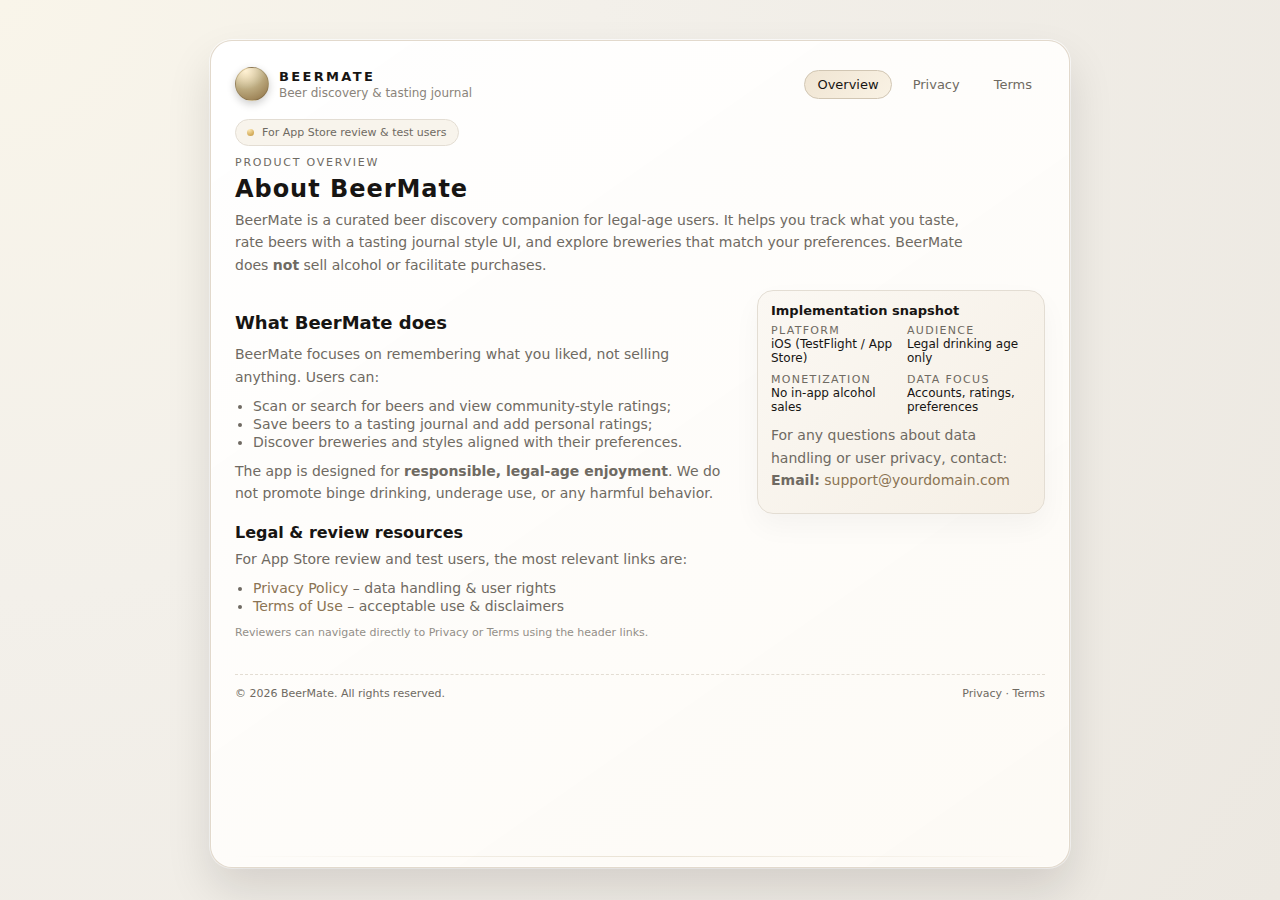
<file: docs/index.html>
<!doctype html>
<html lang="en">
<head>
  <meta charset="utf-8" />
  <title>BeerMate – App Information</title>
  <meta name="viewport" content="width=device-width,initial-scale=1" />
  <meta
    name="description"
    content="BeerMate is a beer discovery companion for legal-age users. Learn more about the app and access its privacy policy and terms of use."
  />
  <link rel="stylesheet" href="./style.css" />
</head>
<body>
  <div class="page-shell">
    <main class="content">
      <header class="header">
        <div class="brand">
          <div class="brand-icon"></div>
          <div class="brand-text-block">
            <div class="brand-title">BeerMate</div>
            <div class="brand-subtitle">Beer discovery &amp; tasting journal</div>
          </div>
        </div>
        <nav class="header-nav">
          <a href="./index.html" class="active">Overview</a>
          <a href="./privacy.html">Privacy</a>
          <a href="./terms.html">Terms</a>
        </nav>
      </header>

      <div class="badge">
        <span>For App Store review &amp; test users</span>
      </div>

      <section class="hero">
        <div class="hero-kicker">Product overview</div>
        <h1 class="hero-title">About BeerMate</h1>
        <p class="hero-lead">
          BeerMate is a curated beer discovery companion for legal-age users. It helps you
          track what you taste, rate beers with a tasting journal style UI, and explore
          breweries that match your preferences. BeerMate does <strong>not</strong> sell
          alcohol or facilitate purchases.
        </p>

        <div class="hero-grid">
          <div class="hero-main">
            <h2>What BeerMate does</h2>
            <p>
              BeerMate focuses on remembering what you liked, not selling anything. Users can:
            </p>
            <ul>
              <li>Scan or search for beers and view community-style ratings;</li>
              <li>Save beers to a tasting journal and add personal ratings;</li>
              <li>Discover breweries and styles aligned with their preferences.</li>
            </ul>
            <p>
              The app is designed for <strong>responsible, legal-age enjoyment</strong>.
              We do not promote binge drinking, underage use, or any harmful behavior.
            </p>

            <h3>Legal &amp; review resources</h3>
            <p>
              For App Store review and test users, the most relevant links are:
            </p>
            <ul>
              <li><a href="./privacy.html">Privacy Policy</a> – data handling &amp; user rights</li>
              <li><a href="./terms.html">Terms of Use</a> – acceptable use &amp; disclaimers</li>
            </ul>
            <p class="scroll-hint">
              Reviewers can navigate directly to Privacy or Terms using the header links.
            </p>
          </div>

          <aside class="hero-side">
            <div class="info-card">
              <div class="info-title">Implementation snapshot</div>
              <div class="info-grid">
                <div>
                  <div class="info-label">Platform</div>
                  <div class="info-value">iOS (TestFlight / App Store)</div>
                </div>
                <div>
                  <div class="info-label">Audience</div>
                  <div class="info-value">Legal drinking age only</div>
                </div>
                <div>
                  <div class="info-label">Monetization</div>
                  <div class="info-value">No in-app alcohol sales</div>
                </div>
                <div>
                  <div class="info-label">Data focus</div>
                  <div class="info-value">Accounts, ratings, preferences</div>
                </div>
              </div>
              <p style="margin-top:10px;">
                For any questions about data handling or user privacy, contact:
                <br />
                <strong>Email:</strong>
                <a href="mailto:support@yourdomain.com">support@yourdomain.com</a>
              </p>
            </div>
          </aside>
        </div>
      </section>

      <div class="footer">
        <span>© <span id="year"></span> BeerMate. All rights reserved.</span>
        <span>
          <a href="./privacy.html">Privacy</a> ·
          <a href="./terms.html">Terms</a>
        </span>
      </div>
    </main>
  </div>

  <script>
    document.getElementById('year').textContent = new Date().getFullYear();
  </script>
</body>
</html>
</file>
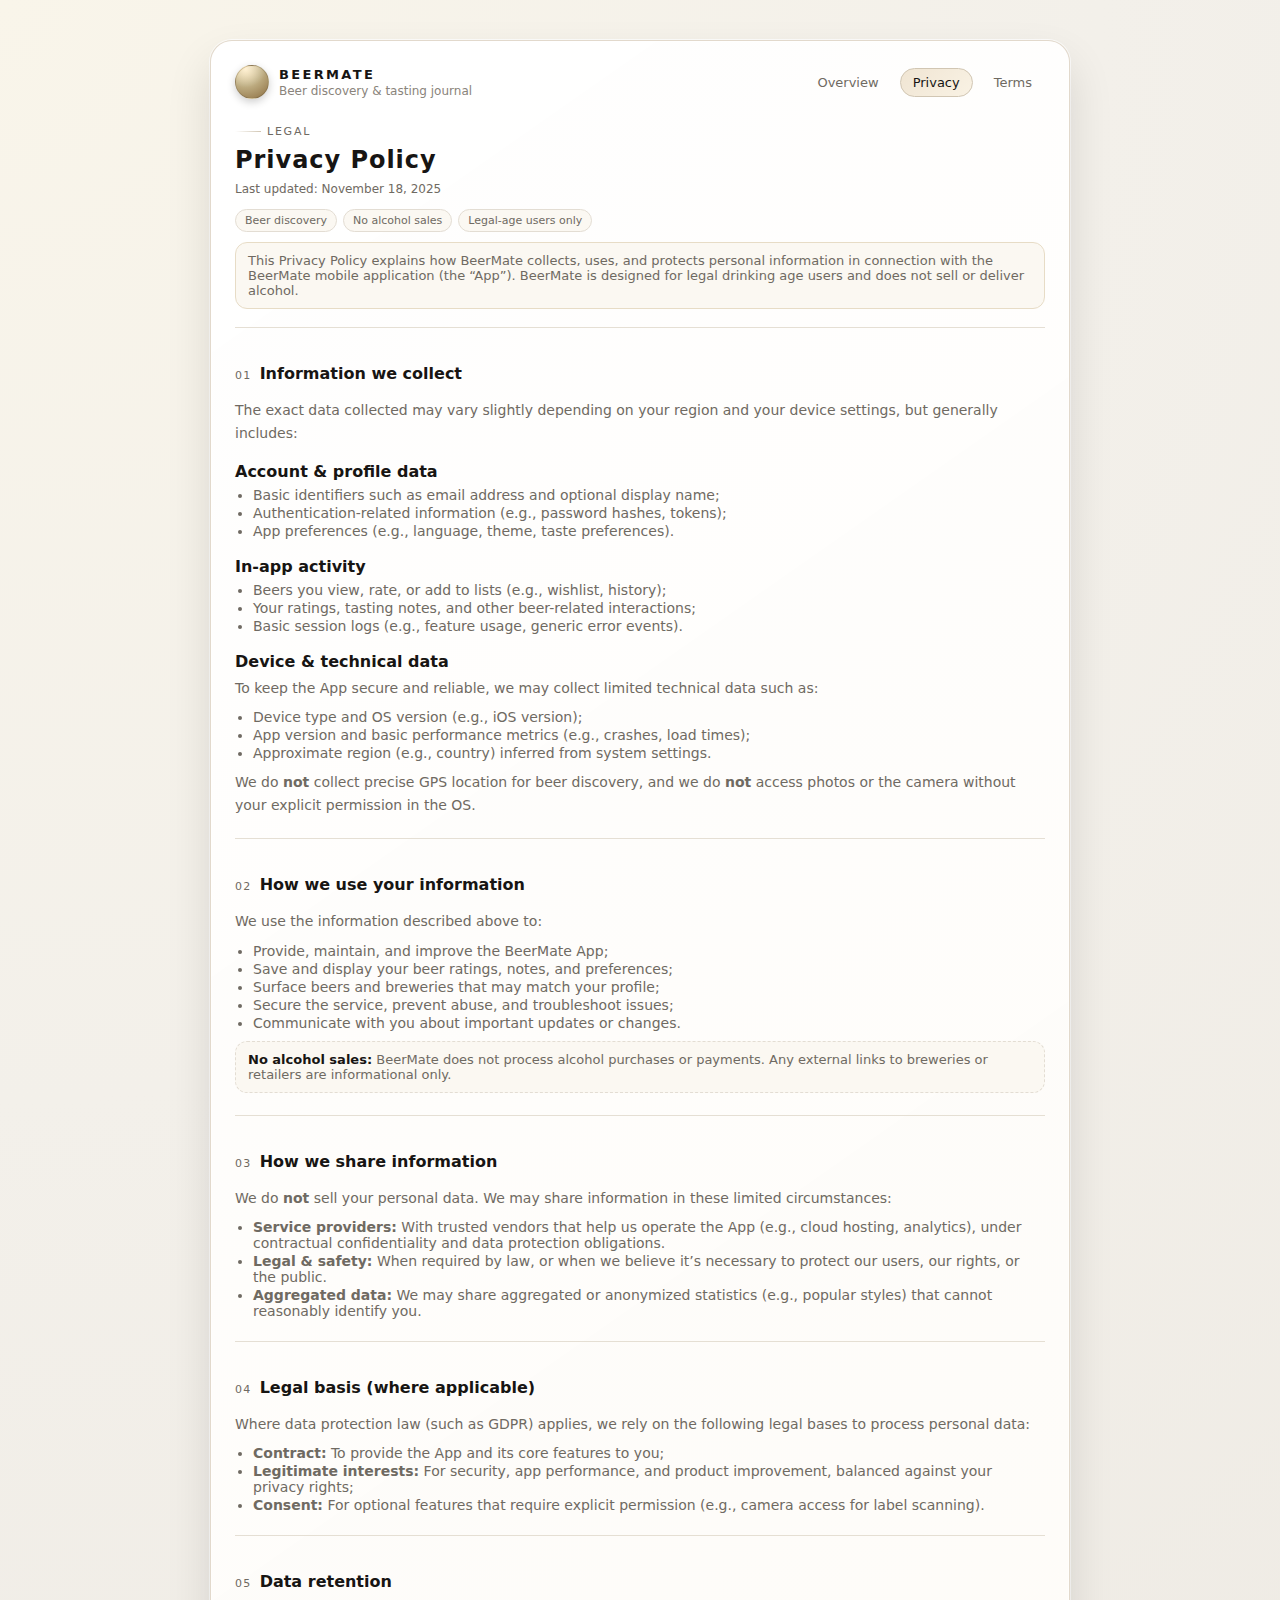
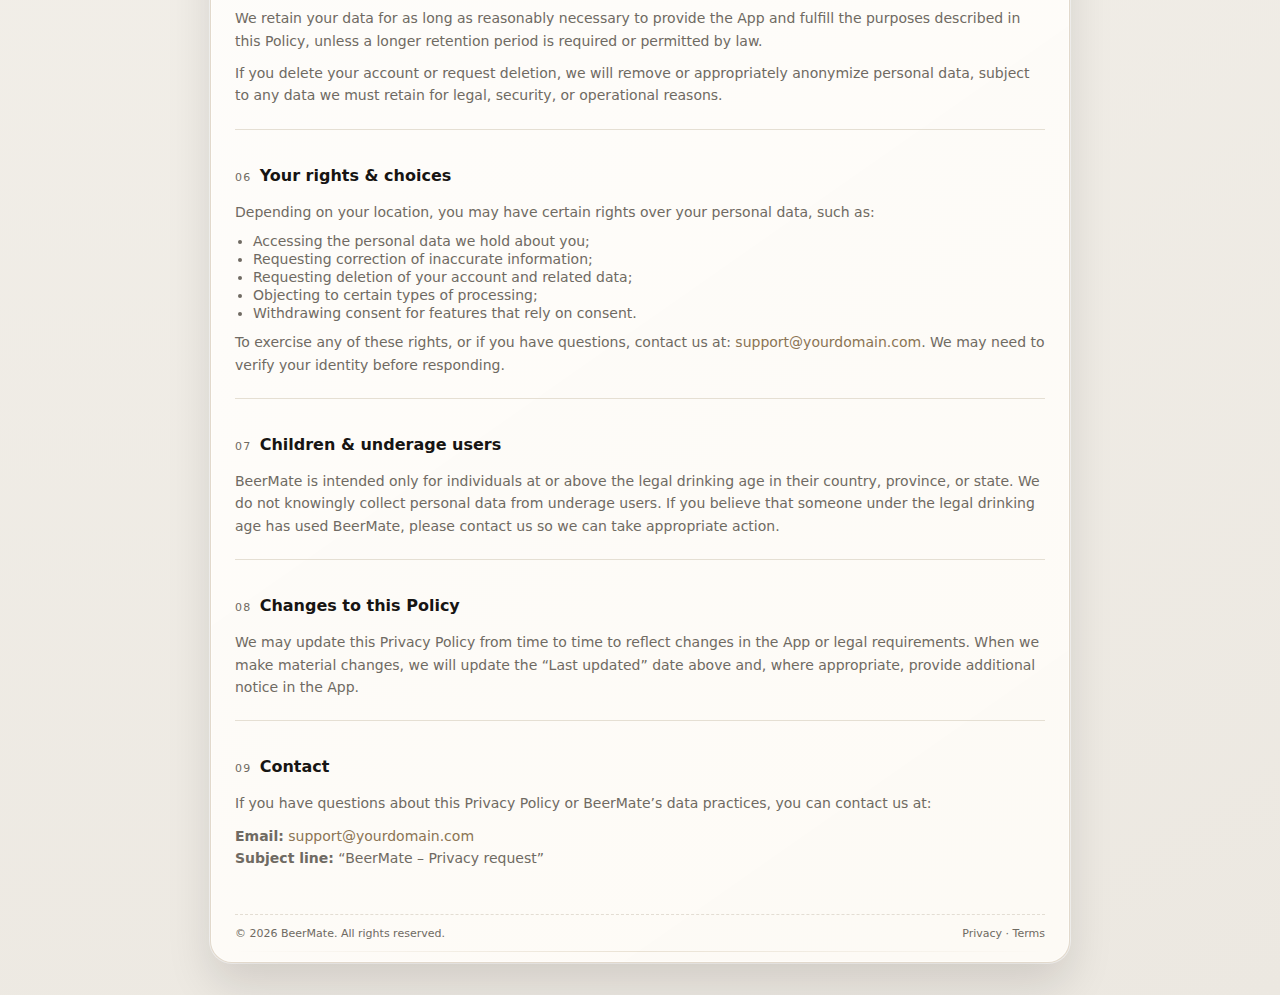
<file: docs/privacy.html>
<!doctype html>
<html lang="en">
<head>
  <meta charset="utf-8" />
  <title>BeerMate – Privacy Policy</title>
  <meta name="viewport" content="width=device-width,initial-scale=1" />
  <meta
    name="description"
    content="Privacy Policy for the BeerMate beer discovery app, describing what data we collect, how we use it, and your rights."
  />
  <link rel="stylesheet" href="./style.css" />
</head>
<body>
  <div class="page-shell">
    <main class="content content--legal">
      <header class="header">
        <div class="brand">
          <div class="brand-icon"></div>
          <div class="brand-text-block">
            <div class="brand-title">BeerMate</div>
            <div class="brand-subtitle">Beer discovery &amp; tasting journal</div>
          </div>
        </div>
        <nav class="header-nav">
          <a href="./index.html">Overview</a>
          <a href="./privacy.html" class="active">Privacy</a>
          <a href="./terms.html">Terms</a>
        </nav>
      </header>

      <section class="legal-header">
        <div class="legal-eyebrow">Legal</div>
        <h1 class="legal-title">Privacy Policy</h1>
        <p class="legal-meta">
          Last updated: November 18, 2025
        </p>

        <div class="chip-row">
          <span class="chip">Beer discovery</span>
          <span class="chip">No alcohol sales</span>
          <span class="chip">Legal-age users only</span>
        </div>

        <div class="callout callout--accent" style="margin-top:10px;">
          This Privacy Policy explains how BeerMate collects, uses, and protects personal
          information in connection with the BeerMate mobile application
          (the “App”). BeerMate is designed for legal drinking age users and does not
          sell or deliver alcohol.
        </div>
      </section>

      <section class="legal-section" id="data-we-collect">
        <div class="section-heading-row">
          <span class="section-index">01</span>
          <h2 class="section-title">Information we collect</h2>
        </div>
        <p>
          The exact data collected may vary slightly depending on your region and your
          device settings, but generally includes:
        </p>
        <h3>Account &amp; profile data</h3>
        <ul>
          <li>Basic identifiers such as email address and optional display name;</li>
          <li>Authentication-related information (e.g., password hashes, tokens);</li>
          <li>App preferences (e.g., language, theme, taste preferences).</li>
        </ul>

        <h3>In-app activity</h3>
        <ul>
          <li>Beers you view, rate, or add to lists (e.g., wishlist, history);</li>
          <li>Your ratings, tasting notes, and other beer-related interactions;</li>
          <li>Basic session logs (e.g., feature usage, generic error events).</li>
        </ul>

        <h3>Device &amp; technical data</h3>
        <p>
          To keep the App secure and reliable, we may collect limited technical data such as:
        </p>
        <ul>
          <li>Device type and OS version (e.g., iOS version);</li>
          <li>App version and basic performance metrics (e.g., crashes, load times);</li>
          <li>Approximate region (e.g., country) inferred from system settings.</li>
        </ul>
        <p>
          We do <strong>not</strong> collect precise GPS location for beer discovery,
          and we do <strong>not</strong> access photos or the camera without your
          explicit permission in the OS.
        </p>
      </section>

      <section class="legal-section" id="how-we-use-data">
        <div class="section-heading-row">
          <span class="section-index">02</span>
          <h2 class="section-title">How we use your information</h2>
        </div>
        <p>We use the information described above to:</p>
        <ul>
          <li>Provide, maintain, and improve the BeerMate App;</li>
          <li>Save and display your beer ratings, notes, and preferences;</li>
          <li>Surface beers and breweries that may match your profile;</li>
          <li>Secure the service, prevent abuse, and troubleshoot issues;</li>
          <li>Communicate with you about important updates or changes.</li>
        </ul>

        <div class="callout">
          <strong>No alcohol sales:</strong> BeerMate does not process alcohol purchases
          or payments. Any external links to breweries or retailers are informational only.
        </div>
      </section>

      <section class="legal-section" id="sharing">
        <div class="section-heading-row">
          <span class="section-index">03</span>
          <h2 class="section-title">How we share information</h2>
        </div>
        <p>
          We do <strong>not</strong> sell your personal data. We may share information
          in these limited circumstances:
        </p>
        <ul>
          <li>
            <strong>Service providers:</strong> With trusted vendors that help us
            operate the App (e.g., cloud hosting, analytics), under contractual
            confidentiality and data protection obligations.
          </li>
          <li>
            <strong>Legal &amp; safety:</strong> When required by law, or when we
            believe it’s necessary to protect our users, our rights, or the public.
          </li>
          <li>
            <strong>Aggregated data:</strong> We may share aggregated or anonymized
            statistics (e.g., popular styles) that cannot reasonably identify you.
          </li>
        </ul>
      </section>

      <section class="legal-section" id="legal-basis">
        <div class="section-heading-row">
          <span class="section-index">04</span>
          <h2 class="section-title">Legal basis (where applicable)</h2>
        </div>
        <p>
          Where data protection law (such as GDPR) applies, we rely on the following
          legal bases to process personal data:
        </p>
        <ul>
          <li><strong>Contract:</strong> To provide the App and its core features to you;</li>
          <li>
            <strong>Legitimate interests:</strong> For security, app performance, and
            product improvement, balanced against your privacy rights;
          </li>
          <li>
            <strong>Consent:</strong> For optional features that require explicit
            permission (e.g., camera access for label scanning).
          </li>
        </ul>
      </section>

      <section class="legal-section" id="retention">
        <div class="section-heading-row">
          <span class="section-index">05</span>
          <h2 class="section-title">Data retention</h2>
        </div>
        <p>
          We retain your data for as long as reasonably necessary to provide the App
          and fulfill the purposes described in this Policy, unless a longer retention
          period is required or permitted by law.
        </p>
        <p>
          If you delete your account or request deletion, we will remove or
          appropriately anonymize personal data, subject to any data we must retain
          for legal, security, or operational reasons.
        </p>
      </section>

      <section class="legal-section" id="rights">
        <div class="section-heading-row">
          <span class="section-index">06</span>
          <h2 class="section-title">Your rights &amp; choices</h2>
        </div>
        <p>
          Depending on your location, you may have certain rights over your personal data,
          such as:
        </p>
        <ul>
          <li>Accessing the personal data we hold about you;</li>
          <li>Requesting correction of inaccurate information;</li>
          <li>Requesting deletion of your account and related data;</li>
          <li>Objecting to certain types of processing;</li>
          <li>Withdrawing consent for features that rely on consent.</li>
        </ul>
        <p>
          To exercise any of these rights, or if you have questions, contact us at:
          <a href="mailto:support@yourdomain.com">support@yourdomain.com</a>.
          We may need to verify your identity before responding.
        </p>
      </section>

      <section class="legal-section" id="children">
        <div class="section-heading-row">
          <span class="section-index">07</span>
          <h2 class="section-title">Children &amp; underage users</h2>
        </div>
        <p>
          BeerMate is intended only for individuals at or above the legal drinking age
          in their country, province, or state. We do not knowingly collect personal
          data from underage users. If you believe that someone under the legal drinking
          age has used BeerMate, please contact us so we can take appropriate action.
        </p>
      </section>

      <section class="legal-section" id="changes">
        <div class="section-heading-row">
          <span class="section-index">08</span>
          <h2 class="section-title">Changes to this Policy</h2>
        </div>
        <p>
          We may update this Privacy Policy from time to time to reflect changes in the App
          or legal requirements. When we make material changes, we will update the “Last updated”
          date above and, where appropriate, provide additional notice in the App.
        </p>
      </section>

      <section class="legal-section" id="contact">
        <div class="section-heading-row">
          <span class="section-index">09</span>
          <h2 class="section-title">Contact</h2>
        </div>
        <p>
          If you have questions about this Privacy Policy or BeerMate’s data practices,
          you can contact us at:
        </p>
        <p>
          <strong>Email:</strong>
          <a href="mailto:support@yourdomain.com">support@yourdomain.com</a><br />
          <strong>Subject line:</strong> “BeerMate – Privacy request”
        </p>
      </section>

      <div class="footer">
        <span>© <span id="year"></span> BeerMate. All rights reserved.</span>
        <span>
          <a href="./privacy.html">Privacy</a> ·
          <a href="./terms.html">Terms</a>
        </span>
      </div>
    </main>
  </div>

  <script>
    document.getElementById('year').textContent = new Date().getFullYear();
  </script>
</body>
</html>
</file>
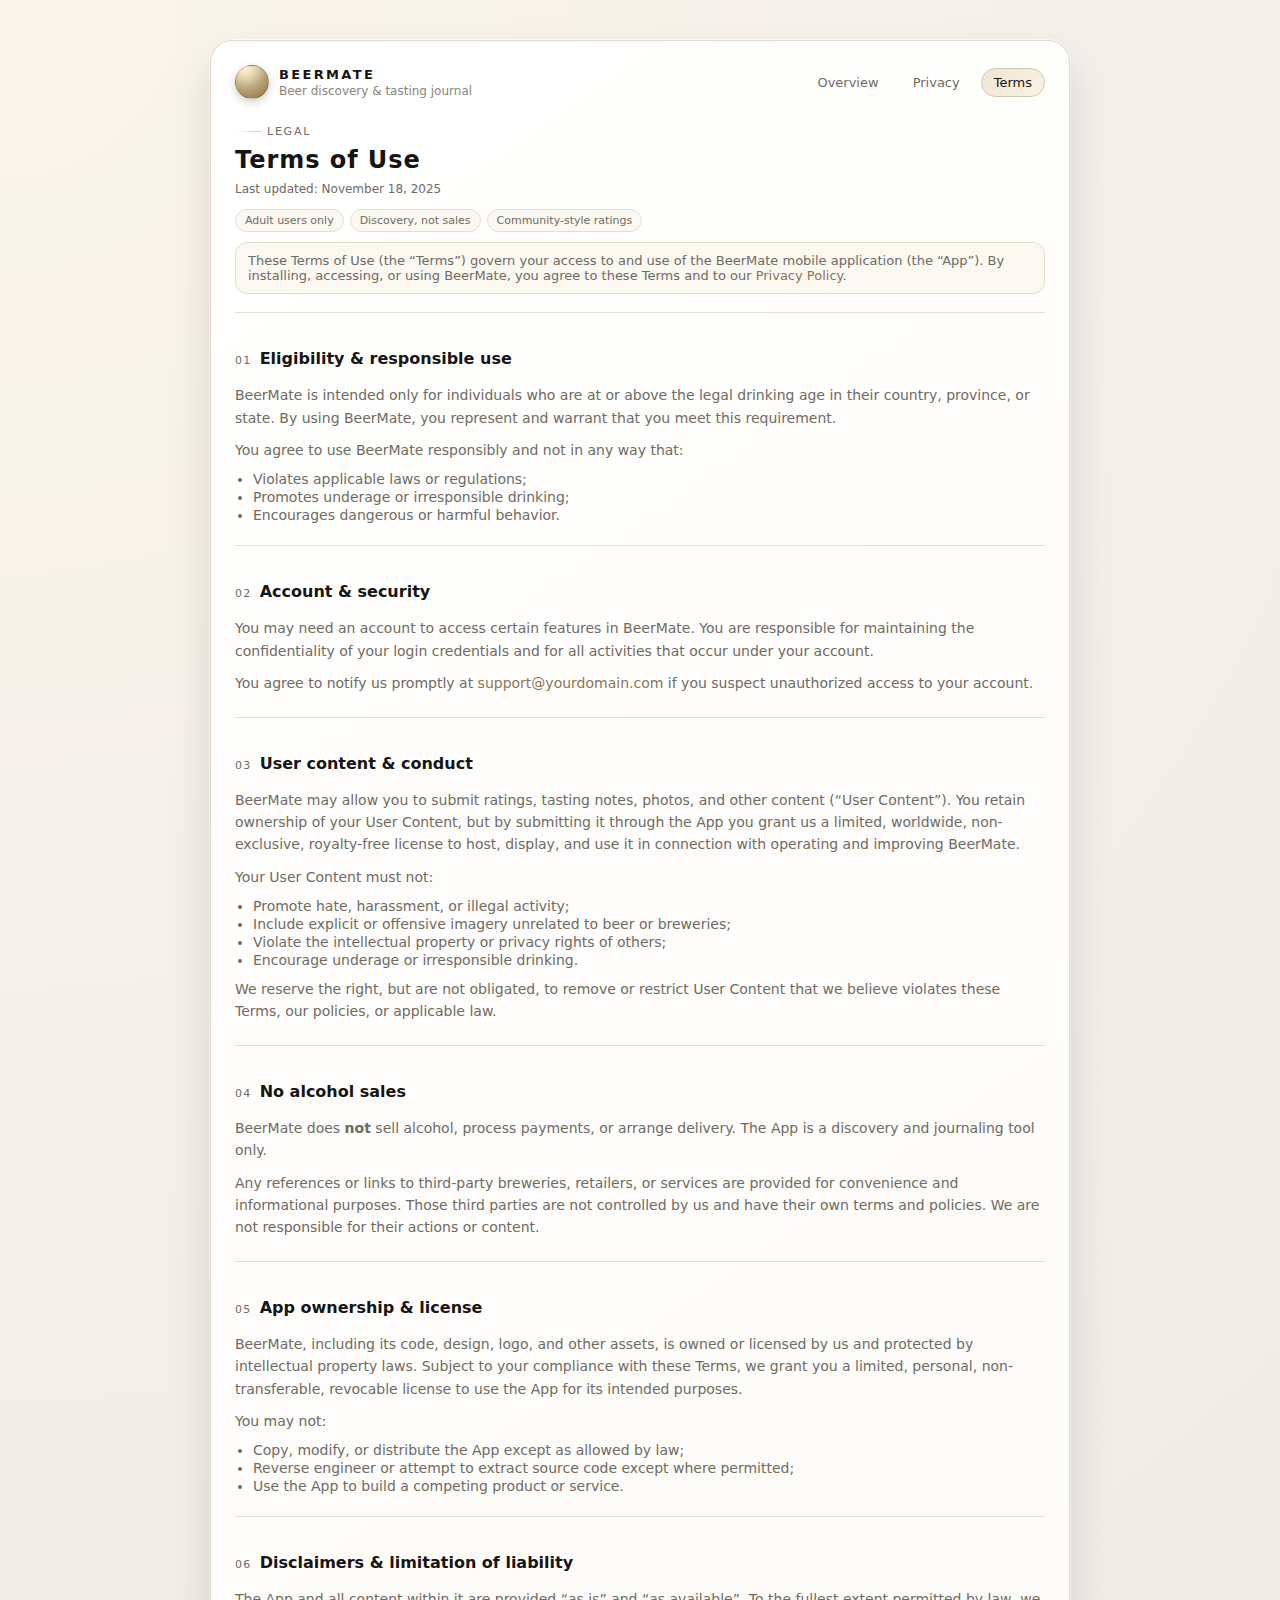
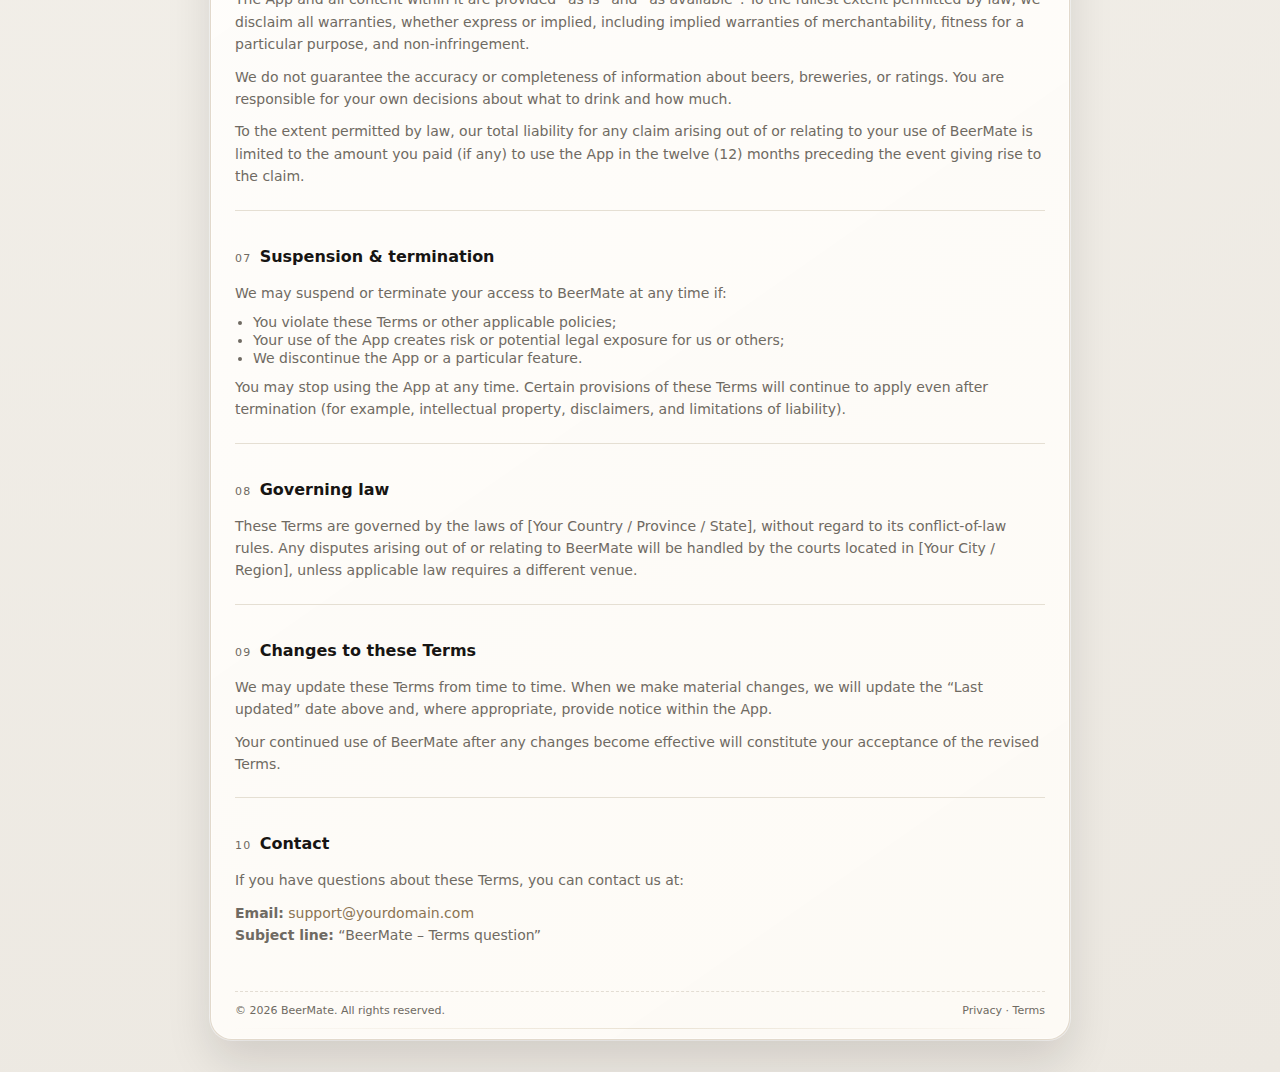
<file: docs/terms.html>
<!doctype html>
<html lang="en">
<head>
  <meta charset="utf-8" />
  <title>BeerMate – Terms of Use</title>
  <meta name="viewport" content="width=device-width,initial-scale=1" />
  <meta
    name="description"
    content="Terms of Use for the BeerMate beer discovery and tasting app, including acceptable use, account rules, and limitations of liability."
  />
  <link rel="stylesheet" href="./style.css" />
</head>
<body>
  <div class="page-shell">
    <main class="content content--legal">
      <header class="header">
        <div class="brand">
          <div class="brand-icon"></div>
          <div class="brand-text-block">
            <div class="brand-title">BeerMate</div>
            <div class="brand-subtitle">Beer discovery &amp; tasting journal</div>
          </div>
        </div>
        <nav class="header-nav">
          <a href="./index.html">Overview</a>
          <a href="./privacy.html">Privacy</a>
          <a href="./terms.html" class="active">Terms</a>
        </nav>
      </header>

      <section class="legal-header">
        <div class="legal-eyebrow">Legal</div>
        <h1 class="legal-title">Terms of Use</h1>
        <p class="legal-meta">
          Last updated: November 18, 2025
        </p>

        <div class="chip-row">
          <span class="chip">Adult users only</span>
          <span class="chip">Discovery, not sales</span>
          <span class="chip">Community-style ratings</span>
        </div>

        <div class="callout callout--accent" style="margin-top:10px;">
          These Terms of Use (the “Terms”) govern your access to and use of the BeerMate
          mobile application (the “App”). By installing, accessing, or using BeerMate,
          you agree to these Terms and to our
          <a href="./privacy.html">Privacy Policy</a>.
        </div>
      </section>

      <section class="legal-section" id="eligibility">
        <div class="section-heading-row">
          <span class="section-index">01</span>
          <h2 class="section-title">Eligibility &amp; responsible use</h2>
        </div>
        <p>
          BeerMate is intended only for individuals who are at or above the legal drinking age
          in their country, province, or state. By using BeerMate, you represent and warrant
          that you meet this requirement.
        </p>
        <p>
          You agree to use BeerMate responsibly and not in any way that:
        </p>
        <ul>
          <li>Violates applicable laws or regulations;</li>
          <li>Promotes underage or irresponsible drinking;</li>
          <li>Encourages dangerous or harmful behavior.</li>
        </ul>
      </section>

      <section class="legal-section" id="account">
        <div class="section-heading-row">
          <span class="section-index">02</span>
          <h2 class="section-title">Account &amp; security</h2>
        </div>
        <p>
          You may need an account to access certain features in BeerMate. You are responsible
          for maintaining the confidentiality of your login credentials and for all activities
          that occur under your account.
        </p>
        <p>
          You agree to notify us promptly at
          <a href="mailto:support@yourdomain.com">support@yourdomain.com</a>
          if you suspect unauthorized access to your account.
        </p>
      </section>

      <section class="legal-section" id="content">
        <div class="section-heading-row">
          <span class="section-index">03</span>
          <h2 class="section-title">User content &amp; conduct</h2>
        </div>
        <p>
          BeerMate may allow you to submit ratings, tasting notes, photos, and other content
          (“User Content”). You retain ownership of your User Content, but by submitting it
          through the App you grant us a limited, worldwide, non-exclusive, royalty-free
          license to host, display, and use it in connection with operating and improving
          BeerMate.
        </p>
        <p>Your User Content must not:</p>
        <ul>
          <li>Promote hate, harassment, or illegal activity;</li>
          <li>Include explicit or offensive imagery unrelated to beer or breweries;</li>
          <li>Violate the intellectual property or privacy rights of others;</li>
          <li>Encourage underage or irresponsible drinking.</li>
        </ul>
        <p>
          We reserve the right, but are not obligated, to remove or restrict User Content that
          we believe violates these Terms, our policies, or applicable law.
        </p>
      </section>

      <section class="legal-section" id="sales">
        <div class="section-heading-row">
          <span class="section-index">04</span>
          <h2 class="section-title">No alcohol sales</h2>
        </div>
        <p>
          BeerMate does <strong>not</strong> sell alcohol, process payments, or arrange
          delivery. The App is a discovery and journaling tool only.
        </p>
        <p>
          Any references or links to third-party breweries, retailers, or services are provided
          for convenience and informational purposes. Those third parties are not controlled
          by us and have their own terms and policies. We are not responsible for their
          actions or content.
        </p>
      </section>

      <section class="legal-section" id="ownership">
        <div class="section-heading-row">
          <span class="section-index">05</span>
          <h2 class="section-title">App ownership &amp; license</h2>
        </div>
        <p>
          BeerMate, including its code, design, logo, and other assets, is owned or licensed
          by us and protected by intellectual property laws. Subject to your compliance with
          these Terms, we grant you a limited, personal, non-transferable, revocable license
          to use the App for its intended purposes.
        </p>
        <p>
          You may not:
        </p>
        <ul>
          <li>Copy, modify, or distribute the App except as allowed by law;</li>
          <li>Reverse engineer or attempt to extract source code except where permitted;</li>
          <li>Use the App to build a competing product or service.</li>
        </ul>
      </section>

      <section class="legal-section" id="disclaimer">
        <div class="section-heading-row">
          <span class="section-index">06</span>
          <h2 class="section-title">Disclaimers &amp; limitation of liability</h2>
        </div>
        <p>
          The App and all content within it are provided “as is” and “as available”.
          To the fullest extent permitted by law, we disclaim all warranties, whether
          express or implied, including implied warranties of merchantability, fitness
          for a particular purpose, and non-infringement.
        </p>
        <p>
          We do not guarantee the accuracy or completeness of information about beers,
          breweries, or ratings. You are responsible for your own decisions about what
          to drink and how much.
        </p>
        <p>
          To the extent permitted by law, our total liability for any claim arising out
          of or relating to your use of BeerMate is limited to the amount you paid (if any)
          to use the App in the twelve (12) months preceding the event giving rise to the claim.
        </p>
      </section>

      <section class="legal-section" id="termination">
        <div class="section-heading-row">
          <span class="section-index">07</span>
          <h2 class="section-title">Suspension &amp; termination</h2>
        </div>
        <p>
          We may suspend or terminate your access to BeerMate at any time if:
        </p>
        <ul>
          <li>You violate these Terms or other applicable policies;</li>
          <li>Your use of the App creates risk or potential legal exposure for us or others;</li>
          <li>We discontinue the App or a particular feature.</li>
        </ul>
        <p>
          You may stop using the App at any time. Certain provisions of these Terms will
          continue to apply even after termination (for example, intellectual property,
          disclaimers, and limitations of liability).
        </p>
      </section>

      <section class="legal-section" id="law">
        <div class="section-heading-row">
          <span class="section-index">08</span>
          <h2 class="section-title">Governing law</h2>
        </div>
        <p>
          These Terms are governed by the laws of [Your Country / Province / State], without
          regard to its conflict-of-law rules. Any disputes arising out of or relating to
          BeerMate will be handled by the courts located in
          [Your City / Region], unless applicable law requires a different venue.
        </p>
      </section>

      <section class="legal-section" id="changes-terms">
        <div class="section-heading-row">
          <span class="section-index">09</span>
          <h2 class="section-title">Changes to these Terms</h2>
        </div>
        <p>
          We may update these Terms from time to time. When we make material changes,
          we will update the “Last updated” date above and, where appropriate,
          provide notice within the App.
        </p>
        <p>
          Your continued use of BeerMate after any changes become effective will
          constitute your acceptance of the revised Terms.
        </p>
      </section>

      <section class="legal-section" id="contact-terms">
        <div class="section-heading-row">
          <span class="section-index">10</span>
          <h2 class="section-title">Contact</h2>
        </div>
        <p>
          If you have questions about these Terms, you can contact us at:
        </p>
        <p>
          <strong>Email:</strong>
          <a href="mailto:support@yourdomain.com">support@yourdomain.com</a><br />
          <strong>Subject line:</strong> “BeerMate – Terms question”
        </p>
      </section>

      <div class="footer">
        <span>© <span id="year"></span> BeerMate. All rights reserved.</span>
        <span>
          <a href="./privacy.html">Privacy</a> ·
          <a href="./terms.html">Terms</a>
        </span>
      </div>
    </main>
  </div>

  <script>
    document.getElementById('year').textContent = new Date().getFullYear();
  </script>
</body>
</html>
</file>
<file: docs/style.css>
:root {
  --bg: #f6f4ef;
  --card: #ffffff;
  --accent: #c4b489;
  --accent-soft: #e7dcc6;
  --accent-deep: #8b7453;
  --ink: #171513;
  --muted: #6f6a62;
  --border: #e3ddd3;
  --border-strong: #d1c6b3;
  --max-width: 860px;
}

/* Reset-ish */
*,
*::before,
*::after {
  box-sizing: border-box;
}

html,
body {
  margin: 0;
  padding: 0;
  font-family: system-ui, -apple-system, BlinkMacSystemFont, "SF Pro Text",
    "Segoe UI", sans-serif;
  color: var(--ink);
}

/* Background: calm gradient, no overlay on text */
body {
  min-height: 100vh;
  background:
    radial-gradient(circle at top left, #f9f5ea 0, #f3f0ea 38%, #ece8e1 100%);
  display: flex;
  align-items: stretch;
  justify-content: center;
}

/* Shell centers the card */
.page-shell {
  flex: 1;
  display: flex;
  align-items: stretch;
  justify-content: center;
}

/* Main card / panel */
.content {
  width: 100%;
  max-width: var(--max-width);
  margin: 40px 16px 32px;
  padding: 26px 24px 22px;
  border-radius: 22px;
  background:
    linear-gradient(145deg, rgba(255, 255, 255, 0.98), #fdfaf5);
  border: 1px solid rgba(224, 215, 201, 0.95);
  box-shadow:
    0 22px 45px rgba(15, 12, 4, 0.12),
    0 0 0 1px rgba(255, 255, 255, 0.8);
  position: relative;
  overflow: hidden;
}

/* Subtle inner frame – behind content, no fade on text */
.content::before {
  content: "";
  position: absolute;
  inset: 0;
  border-radius: inherit;
  border: 1px solid rgba(255, 255, 255, 0.5);
  pointer-events: none;
}

.content::after {
  content: "";
  position: absolute;
  left: 22px;
  right: 22px;
  bottom: 10px;
  height: 1px;
  background: linear-gradient(
    to right,
    transparent,
    rgba(191, 173, 138, 0.45),
    transparent
  );
  opacity: 0.7;
  pointer-events: none;
}

/* HEADER / BRAND BAR */
.header {
  display: flex;
  align-items: center;
  justify-content: space-between;
  gap: 14px;
  margin-bottom: 18px;
}

.brand {
  display: flex;
  align-items: center;
  gap: 10px;
}

.brand-icon {
  width: 34px;
  height: 34px;
  border-radius: 999px;
  background:
    radial-gradient(circle at 30% 10%, #ffe7b5 0, #c4b489 42%, #8c6e41 100%);
  border: 1px solid rgba(0, 0, 0, 0.12);
  position: relative;
  overflow: hidden;
  box-shadow:
    0 3px 8px rgba(0, 0, 0, 0.2),
    0 0 0 1px rgba(255, 255, 255, 0.5);
}

/* soft highlight on the “coin” */
.brand-icon::after {
  content: "";
  position: absolute;
  inset: 0;
  background: radial-gradient(circle at 30% 0%, rgba(255, 255, 255, 0.52) 0, transparent 55%);
  opacity: 0.9;
}

.brand-text-block {
  display: flex;
  flex-direction: column;
  gap: 2px;
}

.brand-title {
  font-weight: 700;
  letter-spacing: 0.18em;
  text-transform: uppercase;
  font-size: 13px;
}

.brand-subtitle {
  font-size: 12px;
  color: #8a847b;
}

/* Header nav pills */
.header-nav {
  display: flex;
  align-items: center;
}

.header-nav a {
  margin-left: 8px;
  font-size: 13px;
  text-decoration: none;
  color: var(--muted);
  padding: 6px 12px;
  border-radius: 999px;
  border: 1px solid transparent;
  background: transparent;
  transition:
    background 0.18s ease,
    border-color 0.18s ease,
    color 0.18s ease,
    transform 0.12s ease;
}

.header-nav a:hover {
  border-color: var(--border);
  background: #f8f4ec;
  transform: translateY(-0.5px);
}

.header-nav a.active {
  border-color: var(--border-strong);
  background: linear-gradient(135deg, #f0e5d3, #f9f2e4);
  color: var(--ink);
}

/* TYPOGRAPHY */
h1 {
  font-size: 24px;
  margin: 10px 0 8px;
  letter-spacing: 0.03em;
}

h2 {
  font-size: 18px;
  margin-top: 22px;
  margin-bottom: 10px;
}

h3 {
  font-size: 16px;
  margin-top: 18px;
  margin-bottom: 6px;
}

h4 {
  font-size: 14px;
  margin-top: 14px;
  margin-bottom: 4px;
}

p {
  line-height: 1.6;
  color: var(--muted);
  font-size: 14px;
  margin: 6px 0 10px;
}

ul {
  padding-left: 18px;
  color: var(--muted);
  font-size: 14px;
  margin: 6px 0 10px;
}

li {
  margin: 2px 0 2px;
}

/* LINKS */
a {
  color: var(--accent-deep);
  text-decoration: none;
}

a:hover {
  text-decoration: underline;
}

/* BADGES & CHIPS */
.badge {
  display: inline-flex;
  align-items: center;
  gap: 8px;
  padding: 6px 11px;
  border-radius: 999px;
  border: 1px solid var(--border);
  font-size: 11px;
  color: var(--muted);
  background: #f8f4ec;
  margin-bottom: 10px;
}

.badge::before {
  content: "";
  width: 7px;
  height: 7px;
  border-radius: 999px;
  background: radial-gradient(circle at 30% 10%, #ffeab6 0, #c69a41 92%);
}

.chip-row {
  display: flex;
  flex-wrap: wrap;
  gap: 6px;
  margin-top: 10px;
}

.chip {
  padding: 4px 9px;
  border-radius: 999px;
  border: 1px solid var(--border);
  font-size: 11px;
  color: var(--muted);
  background: #fbf8f2;
}

/* OVERVIEW PAGE LAYOUT */
.hero {
  margin-bottom: 18px;
}

.hero-kicker {
  font-size: 11px;
  text-transform: uppercase;
  letter-spacing: 0.16em;
  color: var(--muted);
}

.hero-title {
  margin: 6px 0 4px;
  font-size: 24px;
  letter-spacing: 0.04em;
}

.hero-lead {
  font-size: 14px;
  color: var(--muted);
  max-width: 46rem;
}

.hero-grid {
  display: grid;
  grid-template-columns: minmax(0, 2.1fr) minmax(0, 1.2fr);
  gap: 18px;
  align-items: flex-start;
  margin-top: 14px;
}

.hero-main {
  min-width: 0;
}

.hero-side {
  min-width: 0;
}

/* Info card on overview */
.info-card {
  border-radius: 16px;
  border: 1px solid var(--border);
  background:
    linear-gradient(135deg, #fbf8f3, #f5efe5);
  padding: 12px 13px 12px;
  font-size: 12px;
  color: var(--muted);
  box-shadow: 0 12px 28px rgba(0, 0, 0, 0.04);
}

.info-title {
  font-size: 13px;
  font-weight: 600;
  color: var(--ink);
  margin-bottom: 6px;
}

.info-grid {
  display: grid;
  grid-template-columns: minmax(0, 1fr) minmax(0, 1fr);
  gap: 8px 12px;
  margin-top: 6px;
}

.info-label {
  font-size: 11px;
  text-transform: uppercase;
  letter-spacing: 0.12em;
  color: var(--muted);
}

.info-value {
  font-size: 12px;
  color: var(--ink);
}

/* Legal shared */
.content--legal {
  padding-top: 24px;
}

/* Legal header (privacy / terms) */
.legal-header {
  margin-bottom: 18px;
  position: relative;
}

.legal-eyebrow {
  display: inline-flex;
  align-items: center;
  gap: 6px;
  font-size: 11px;
  text-transform: uppercase;
  letter-spacing: 0.16em;
  color: var(--muted);
}

.legal-eyebrow::before {
  content: "";
  width: 26px;
  height: 1px;
  background: linear-gradient(to right, transparent, var(--border-strong));
}

.legal-title {
  margin: 8px 0 4px;
  font-size: 24px;
  letter-spacing: 0.04em;
}

.legal-meta {
  font-size: 12px;
  color: var(--muted);
}

/* Sections */
.legal-section {
  padding-top: 14px;
  padding-bottom: 12px;
  border-top: 1px solid rgba(225, 217, 204, 0.85);
}

.legal-section:first-of-type {
  border-top: none;
  padding-top: 4px;
}

.section-heading-row {
  display: flex;
  align-items: baseline;
  gap: 8px;
  margin-bottom: 4px;
}

.section-index {
  font-size: 11px;
  text-transform: uppercase;
  letter-spacing: 0.12em;
  color: var(--muted);
}

.section-title {
  font-size: 16px;
  font-weight: 600;
}

/* Callouts */
.callout {
  border-radius: 12px;
  border: 1px dashed var(--border);
  background: #fbf8f2;
  padding: 10px 12px;
  font-size: 13px;
  color: var(--muted);
  margin: 8px 0 10px;
}

.callout strong {
  color: var(--ink);
}

.callout--accent {
  border-style: solid;
  border-color: var(--accent-soft);
}

/* Inline tag */
.inline-tag {
  display: inline-flex;
  align-items: center;
  padding: 2px 7px;
  border-radius: 999px;
  border: 1px solid var(--border);
  font-size: 11px;
  text-transform: uppercase;
  letter-spacing: 0.12em;
  color: var(--muted);
  background: #fcf9f3;
}

/* Footer */
.footer {
  margin-top: 22px;
  padding-top: 12px;
  border-top: 1px dashed var(--border);
  font-size: 11px;
  color: var(--muted);
  display: flex;
  justify-content: space-between;
  gap: 12px;
  flex-wrap: wrap;
}

.footer a {
  color: var(--muted);
  text-decoration: none;
}

.footer a:hover {
  text-decoration: underline;
}

/* Small hint text */
.scroll-hint {
  font-size: 11px;
  color: var(--muted);
  opacity: 0.75;
  margin-top: 4px;
}

/* Responsive */
@media (max-width: 720px) {
  .content {
    margin: 24px 12px 24px;
    padding: 22px 16px 18px;
  }

  .header {
    flex-direction: column;
    align-items: flex-start;
    gap: 10px;
  }

  .header-nav {
    align-self: flex-end;
  }

  .hero-grid {
    grid-template-columns: minmax(0, 1fr);
  }
}
</file>
